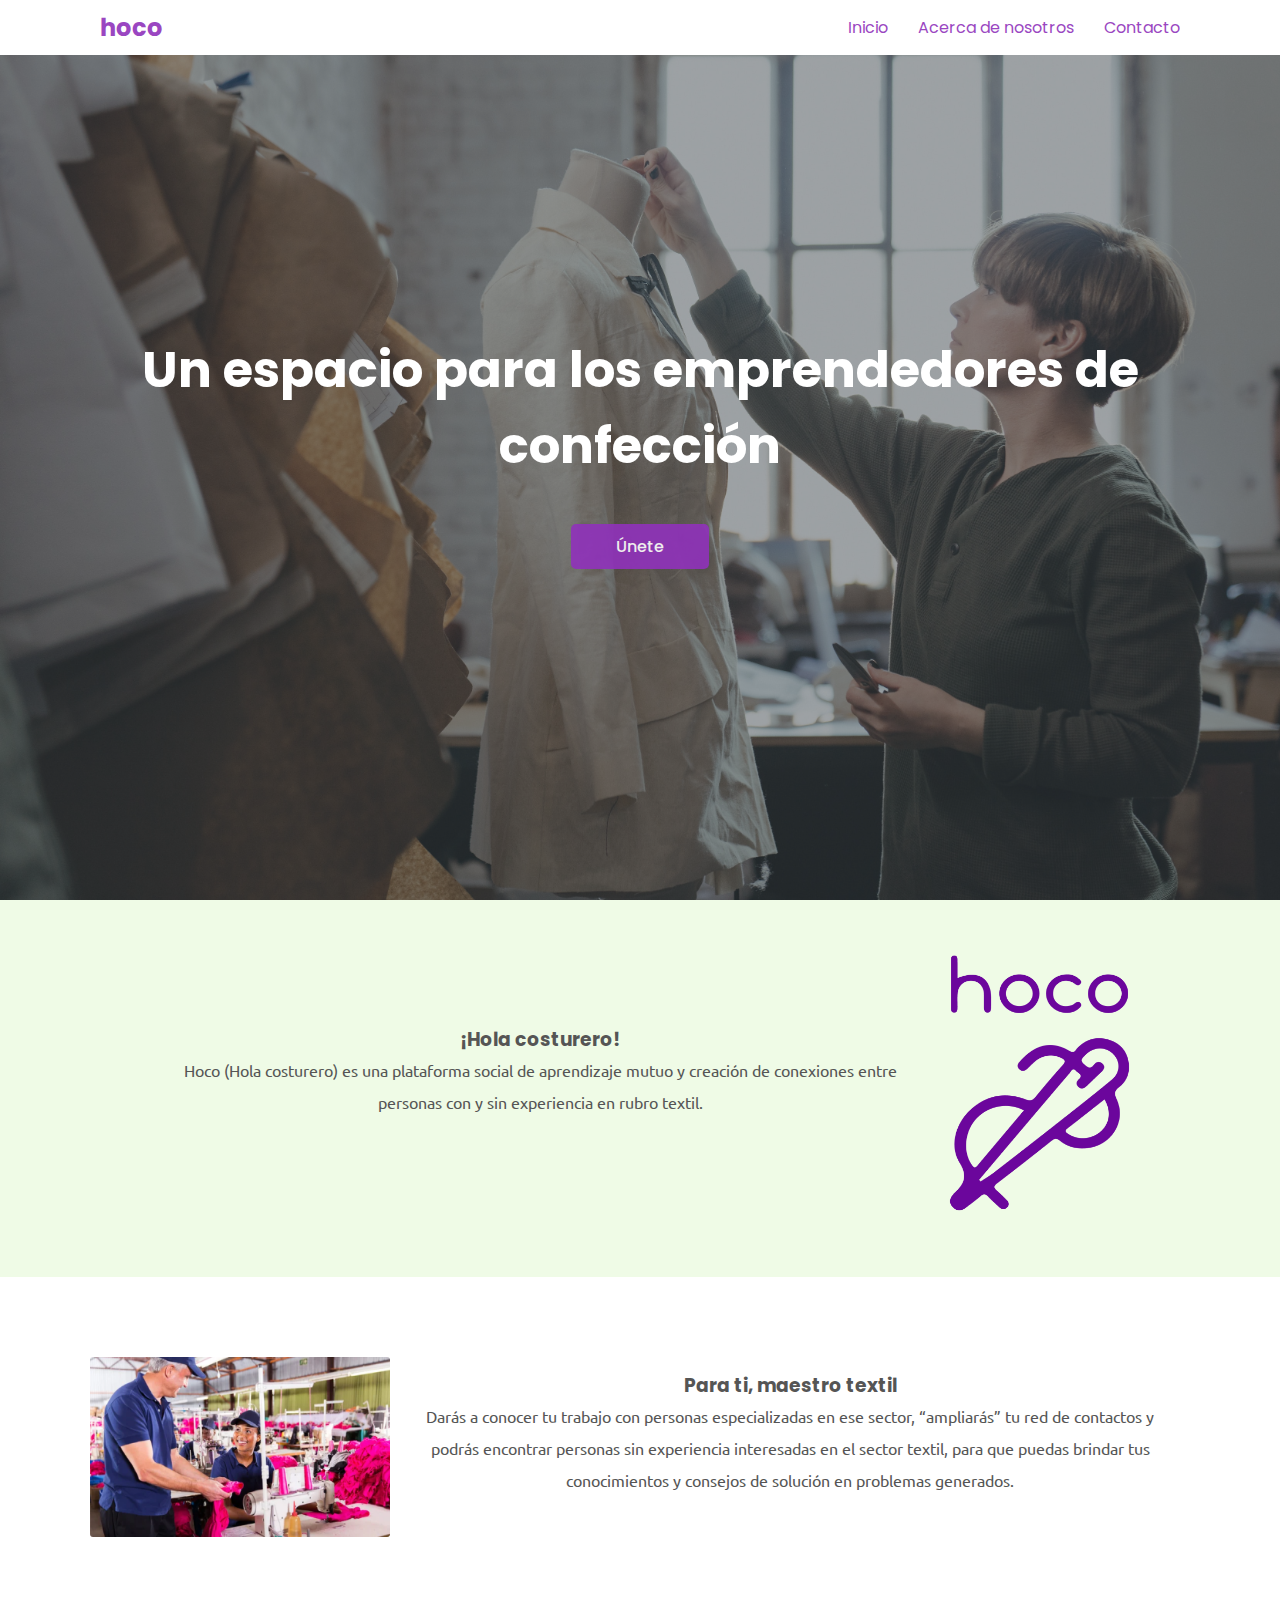
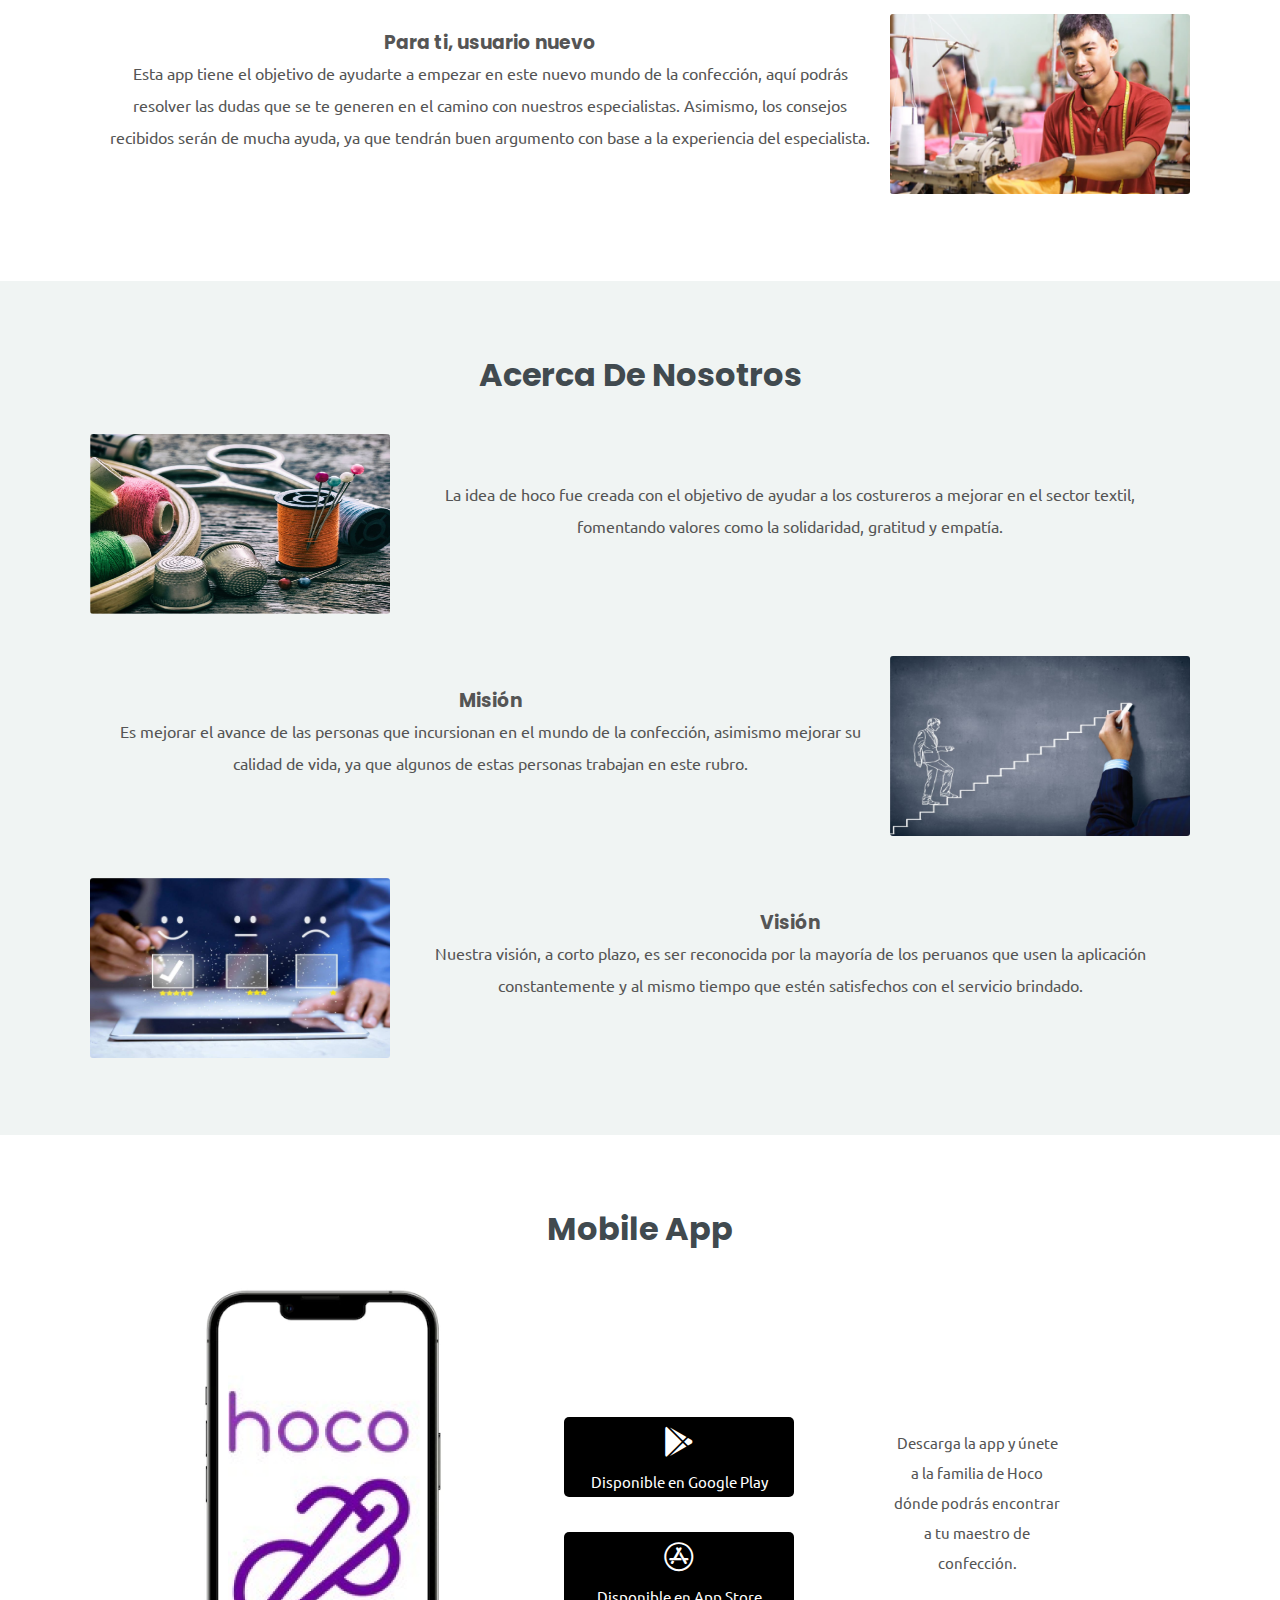
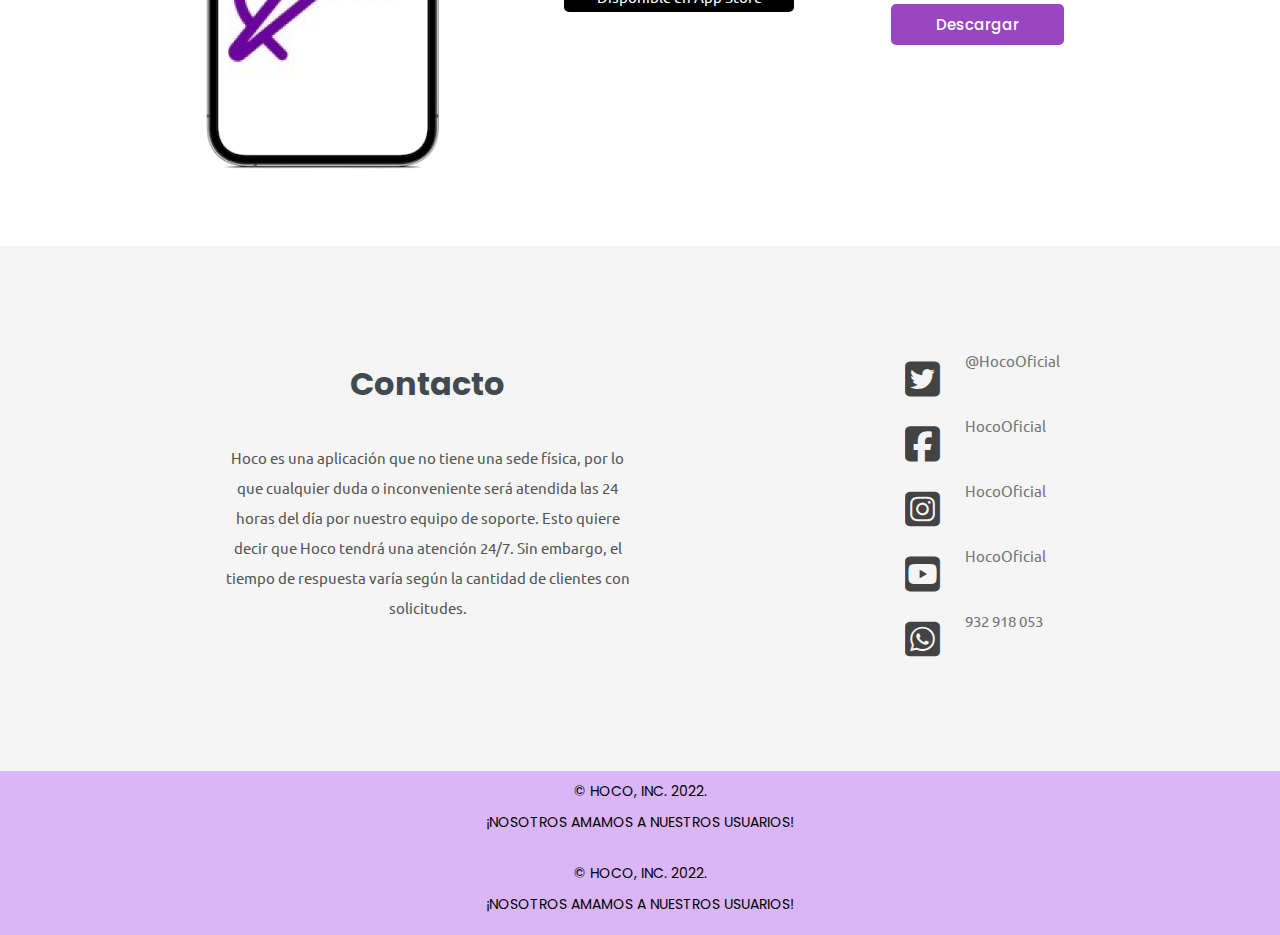
<file: public/index.html>
<!DOCTYPE html>
<html lang="en">
<head>
    <meta charset="UTF-8">
    <meta name="viewport" content="width=device-width, initial-scale=1">
    <meta name="description" content="hoco official Landing Page Site">
    <meta name="keywords" content="Apps, clothing manufacturing">
    <link rel="stylesheet" href="assets/styles/styles.css">
    <script src="https://code.jquery.com/jquery-3.6.0.min.js" integrity="sha256-/xUj+3OJU5yExlq6GSYGSHk7tPXikynS7ogEvDej/m4=" crossorigin="anonymous"></script>
    <title>hoco</title>
</head>
<body>

<div id="header-placeholder"></div>
<main>
    <header>
        <h2><a href="#">hoco</a></h2>
        <nav>
            <li><a href="index.html">Inicio</a></li>
            <li><a href="index.html#nosotros">Acerca de nosotros</a></li>
            <li><a href="index.html#contacto">Contacto</a></li>
        </nav>
    </header>
    <!-- INICIO -->
    <section id="inicio" class="inicio">
        <div class="background-image" style="background-image: url(assets/images/inicio.jpg)" role="img"
            aria-label="A garment professional"></div>
        <h1>Un espacio para los emprendedores de confección</h1>
        <a class="btn" href="#descarga">Únete</a>
    </section>
    <section id="inicio2" class="inicio2">
        <div class="hoco">
            <ul>
                <h3>¡Hola costurero!</h3>
                <p>Hoco (Hola costurero) es una plataforma social de aprendizaje mutuo y creación de conexiones entre personas con y sin experiencia en rubro textil.</p>
            </ul>
            <ul>
                <ul> <img src="assets/images/logopresentacion.png"></ul>
            </ul>
        </div>
    </section>
    <section id="inicio3" class="inicio3">
        <div class="hoco">
            <ul> <img src="assets/images/maestro_textil.png"></ul>
            <ul>
                <h3>Para ti, maestro textil</h3>
                <p>Darás a conocer tu trabajo con personas especializadas en ese sector, “ampliarás” tu red de contactos y podrás encontrar personas sin experiencia interesadas en el sector textil, para que puedas brindar tus conocimientos y consejos de solución en problemas generados.</p>
            </ul>
        </div>
        <p></p><p></p>
        <div class="hoco">
            <ul>
                <h3>Para ti, usuario nuevo</h3>
                <p>Esta app tiene el objetivo de ayudarte a empezar en este nuevo mundo de la confección, aquí podrás resolver las dudas que se te generen en el camino con nuestros especialistas. Asimismo, los consejos recibidos serán de mucha ayuda, ya que tendrán buen argumento con base a la experiencia del especialista.</p>
            </ul>
            <ul> <img src="assets/images/usuario_nuevo.png"></ul>
        </div>
    </section>

    <!-- NOSOTROS -->
    <section id="nosotros" class="nosotros">
        <h3 class="title">Acerca de nosotros</h3>
        <div class="hoco">
            <ul> <img src="assets/images/nosotros.png"></ul>
            <ul>
                <p>La idea de hoco fue creada con el objetivo de ayudar a los costureros a mejorar en el sector textil, fomentando valores como la solidaridad, gratitud y empatía.</p>
            </ul>
        </div>
        <p></p>
        <div class="hoco">
            <ul>
                <h3>Misión</h3>
                <p>Es mejorar el avance de las personas que incursionan en el mundo de la confección, asimismo mejorar su calidad de vida, ya que algunos de estas personas trabajan en este rubro.</p>
            </ul>
            <ul>
                <ul> <img src="assets/images/mision.png"></ul>
            </ul>
        </div>
        <p></p>
        <div class="hoco">
            <ul> <img src="assets/images/vision.png"></ul>
            <ul>
                <h3>Visión</h3>
                <p> Nuestra visión, a corto plazo, es ser reconocida por la mayoría de los peruanos que usen la aplicación constantemente y al mismo tiempo que estén satisfechos con el servicio brindado.</p>
            </ul>
        </div>
    </section>

    <!-- DESCARGA -->
    <section id="descarga" class="descarga">
        <h3 class="title">Mobile App</h3>
        <div class="hoco">
            <ul>
                <img src="assets/images/mobile.png">
            </ul>
            <p></p><p><p></p>
            <ul class="apps">
                <li>
                    <i class="fa-brands fa-google-play"></i>
                    <p>Disponible en Google Play</p>
                </li>
                <li>
                    <i class="fa-brands fa-app-store"></i>
                    <p>Disponible en App Store</p>
                </li>
            </ul>
            <p></p><p></p>
            <ul>
                <p>Descarga la app y únete a la familia de Hoco dónde podrás encontrar a tu maestro de confección.</p>
                <a class="btn">Descargar</a>
            </ul>
        </div>

    </section>

    <!-- CONTACTO -->
    <section id="contacto" class="contacto">
        <div class="hoco">
            <ul>
                <h3 class="title">Contacto</h3>
                <p>Hoco es una aplicación que no tiene una sede física, por lo que cualquier duda o inconveniente será atendida las 24 horas del día por nuestro equipo de soporte. Esto quiere decir que Hoco tendrá una atención 24/7. Sin embargo, el tiempo de respuesta varía según la cantidad de clientes con solicitudes.</p>
            </ul>
            <ul>
                <li><a role="link" class="fa-brands fa-twitter-square"></a>
                    <p>@HocoOficial</p></li>
                <li><a role="link" class="fa-brands fa-facebook-square"></a>
                    <p>HocoOficial</p></li>
                <li><a role="link" class="fa-brands fa-instagram-square"></a>
                    <p>HocoOficial</p></li>
                <li><a role="link" class="fa-brands fa-youtube-square"></a>
                    <p>HocoOficial</p></li>
                <li><a role="link" class="fa-brands fa-whatsapp-square"></a>
                    <p>932 918 053</p></li>
            </ul>
        </div>
    </section>
    <!--<iframe width="560" height="315" src="https://www.youtube.com/embed/hROtb7ps96c" title="YouTube video player" frameborder="0" allow="accelerometer; autoplay; clipboard-write; encrypted-media; gyroscope; picture-in-picture" allowfullscreen></iframe>-->

</main>
    <footer>
    <p>© Hoco, Inc. 2022.</p>
    <p>¡Nosotros amamos a nuestros usuarios!</p>
</footer>
<div id="footer-placeholder"></div>
<script src="assets/scripts/main.js" type="text/javascript"></script>
</body>
</html>
</file>
<file: public/assets/styles/styles.css>
/* Common Fonts Import*/
@import url('https://fonts.googleapis.com/css2?family=Poppins:wght@300;400&family=Ubuntu:wght@300;400&display=swap');
@import url('https://cdnjs.cloudflare.com/ajax/libs/font-awesome/6.1.1/css/all.min.css');

/* General Common Styles */
* {
    margin: 0;
    padding: 0;
    box-sizing: border-box;
}
html {
    font: normal 16px poppins;
    color: #555;
    scroll-behavior: smooth !important;
}
ul, nav {
    list-style: none;
}
a {
    text-decoration: none;
    color: inherit;
    cursor: pointer;
    opacity: 0.9;
}
a:hover {
    opacity: 1;
}
a.btn {
    color: #fff;
    border-radius: 5px;
    text-transform: none;
    background-color: #9032bb;
    font-weight: 500;
    text-align: center;
}
hr {
    width: 150px;
    height: 2px;
    background-color: #9032bb;
    border: 0;
    margin-bottom: 80px;
}

/* Section Common Styles */
section {
    display: flex;
    flex-direction: column;
    align-items: center;
    padding: 125px 100px;
}
@media (max-width: 1000px) {
    section {
        padding: 100px 50px;
    }
}
@media (max-width: 600px) {
    section {
        padding: 80px 30px;
    }
}
section h3.title {
    color: #414a4f;
    text-transform: capitalize;
    font: bold 32px 'Poppins', sans-serif;
    margin-bottom: 35px;
    text-align: center;
}
section p {
    max-width: 800px;
    text-align: center;
    margin-bottom: 35px;
    padding: 0 20px;
    line-height: 2;
}
ul.grid {
    width: 100%;
    display: flex;
    flex-wrap: wrap;
    justify-content: center;
}

/* Header Section */
header {
    position: fixed;
    background: white;
    top: 0;
    left: 0;
    z-index: 1;
    width: 100%;
    display: flex;
    justify-content: space-between;
    align-items: center;
    color: #9032bb;
    padding: 10px 100px 10px;
}
header h2 {
    font-family: 'Poppins', sans-serif;
}
header nav {
    display: flex;
}
header nav li {
    margin: 0 15px;
}
header nav li:first-child {
    margin-left: 0;
}
header nav li:last-child {
    margin-right: 0;
}
@media (max-width: 1000px) {
    header {
        padding: 20px 50px;
    }
}
@media (max-width: 700px) {
    header {
        flex-direction: column;
    }

    header h2 {
        margin-bottom: 15px;
    }
}

/* Inicio Section */
.inicio {
    position: relative;
    justify-content: center;
    min-height: 100vh;
    color: #fff;
    text-align: center;
}
.inicio .background-image {
    position: absolute;
    top: 0px;
    left: 0;
    width: 100%;
    height: 100%;
    background-size: cover;
    background-color: #2196f3;
    z-index: -1;
}
.inicio .background-image:after {
    content: '';
    position: absolute;
    top: 0;
    left: 0;
    width: 100%;
    height: 100%;
    background-color: #414a4f;
    opacity: 0.5;
}
.inicio h1 {
    font: bold 50px 'Poppins', sans-serif;
    margin-bottom: 40px;
}
.inicio a.btn {
    padding: 10px 45px;
}
@media (max-width: 800px) {
    .inicio {
        min-height: 600px;
    }

    .inicio h1 {
        font-size: 48px;
    }

    .inicio a.btn {
        padding: 15px 40px;
    }
}

.inicio2 {
    background-color: #EFFBE6;
    text-align: center;
    padding: 50px;
}
.inicio2 p {
    font-family: 'Ubuntu', sans-serif;
}
.inicio2 .hoco {
    display: flex;
    align-items: center;
}
.inicio2 .hoco img {
    width: 200px;
    height: 270px;
    border-radius: 3px;
}

.inicio3 {
    background-color: #ffffff;
    text-align: center;
    padding: 80px;
}
.inicio3 p {
    font-family: 'Ubuntu', sans-serif;
}
.inicio3 .hoco {
    display: flex;
    align-items: center;
}
.inicio3 .hoco img {
    width: 300px;
    height: 180px;
    border-radius: 3px;
}

/* Nosotros Section */
.nosotros {
    background-color: #F0F4F3;
    text-align: center;
    padding: 70px;
}
.nosotros p {
    font-family: 'Ubuntu', sans-serif;
}
.nosotros .hoco {
    display: flex;
    align-items: center;
}
.nosotros .hoco img {
    width: 300px;
    height: 180px;
    border-radius: 3px;
}

/* Descarga Section */
.descarga {
    background-color: #ffffff;
    text-align: center;
    padding: 70px 200px;
}
.descarga p {
    font-family: 'Ubuntu', sans-serif;
}
.descarga .hoco {
    display: flex;
    align-items: center;
    font-size: 15px;
}
.descarga .hoco .apps li {
    background-color: #000000;
    border-radius: 5px;
}
.descarga .hoco .apps li i {
    font-size: 30px;
    color: white;
    padding: 10px 100px;
}
.descarga .hoco .apps li p {
    color: white;
}
.descarga a.btn {
    padding: 10px 45px;
}

/* Contacto Section */
.contacto {
    background-color: #F5F5F5;
    text-align: center;
    padding: 100px 200px;
}
.contacto p {
    font-family: 'Ubuntu', sans-serif;
}
.contacto .hoco {
    display: flex;
    align-items: center;
    font-size: 15px;
    flex-basis: 50%;
}
.contacto .hoco li {
    display: flex;
    align-items: center;
    border-radius: 5px;
    opacity: 0.8;
}
.contacto .hoco li a {
    font-size: 40px;
    color: black;
    padding: 10px 5px 10px 250px;
}

/* Footer Section */
footer {
    display: flex;
    flex-direction: column;
    align-items: center;
    text-align: center;
    color: #000000;
    background-color: #DBB6F6;
    padding: 10px 0;
}
footer ul {
    display: flex;
    margin-bottom: 20px;
    font-size: 35px;
}
footer ul li {
    margin: 0 8px;
}
footer ul li:first-child {
    margin-left: 0;
}
footer ul li:last-child {
    margin-right: 0;
}
footer p {
    text-transform: uppercase;
    font-size: 14px;
    color: rgba(0, 0, 0);
    margin-bottom: 10px;
}
</file>
